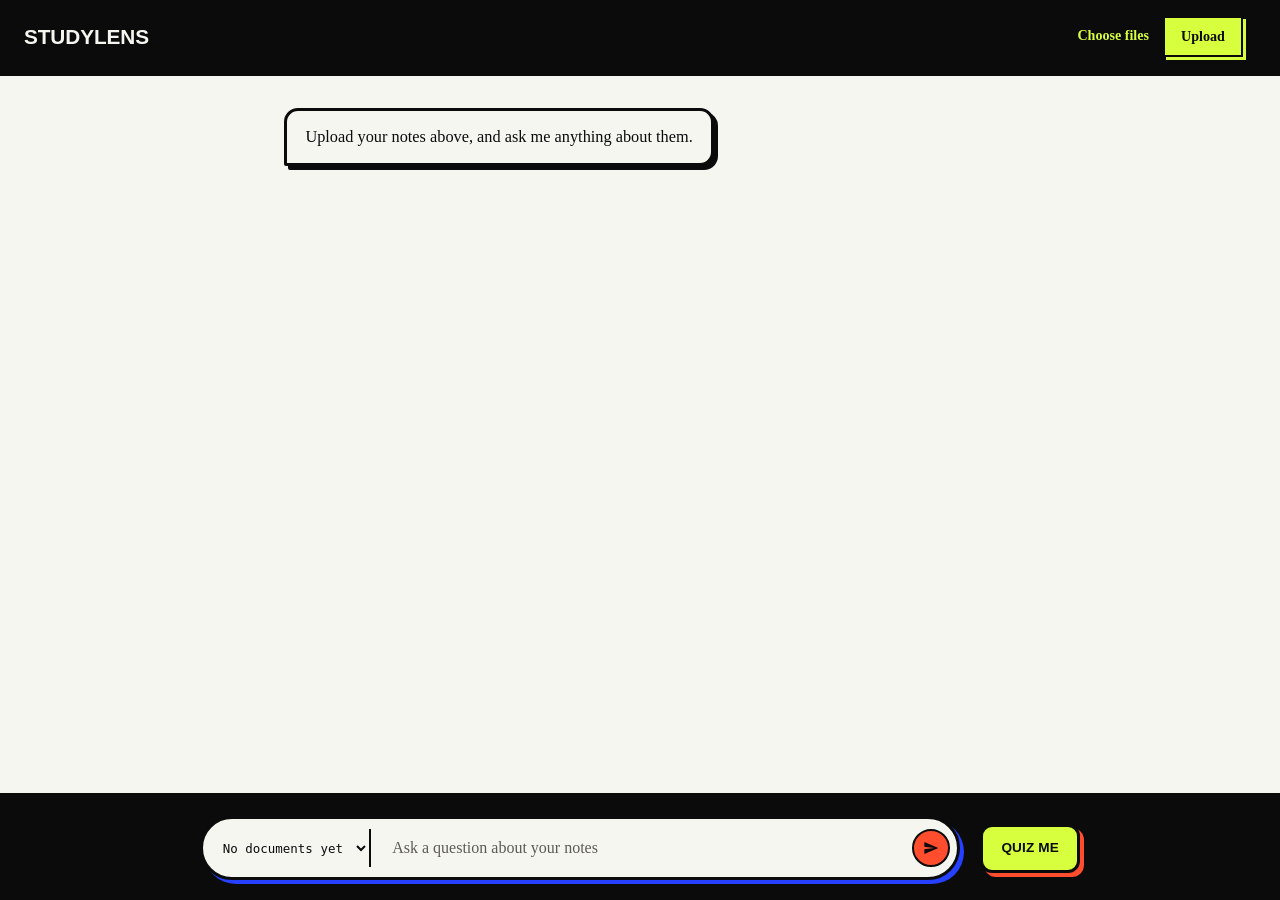
<file: Static/index.html>
<!DOCTYPE html>
<html lang="en">
<head>
    <meta charset="UTF-8">
    <meta name="viewport" content="width=device-width, initial-scale=1.0, viewport-fit=cover">
    <title>StudyLens</title>
    <link rel="stylesheet" href="style.css">
</head>
<body>

    <header>
        <h1>StudyLens</h1>

        <div class="upload-container">
            <label for="fileInput" class="file-label">Choose files</label>
            <input type="file" id="fileInput" accept=".pdf" multiple>
            <button class="upload-btn pressable" id="uploadBtn" type="button">Upload</button>
            <span id="uploadStatus" aria-live="polite"></span>
        </div>
    </header>

    <main class="chat-container" id="chatBox" role="log" aria-live="polite" aria-label="Conversation with StudyLens">
        <div class="message-wrapper ai-wrapper">
            <div class="message ai-msg">
                Upload your notes above, and ask me anything about them.
            </div>
        </div>
    </main>

    <button class="jump-btn pressable" id="jumpBtn" type="button" aria-label="Jump to latest message" hidden>
        <svg viewBox="0 0 24 24" aria-hidden="true"><path d="M12 16.5 4.5 9l1.4-1.4L12 13.7l6.1-6.1L19.5 9z"/></svg>
    </button>

    <!-- Study controls -->
    <footer class="input-container">
        <div class="input-box">
            <select id="documentSelect" class="doc-select" aria-label="Select document to ask about">
                <option value="" disabled selected>No documents yet</option>
            </select>

            <input
                type="text"
                id="queryInput"
                placeholder="Ask a question about your notes"
                aria-label="Ask a question about your notes"
            >

            <button
                class="send-btn pressable"
                id="sendBtn"
                type="button"
                aria-label="Send question"
            >
                <svg viewBox="0 0 24 24" aria-hidden="true">
                    <path d="M2.01 21L23 12 2.01 3 2 10l15 2-15 2z"/>
                </svg>
            </button>
        </div>

        <button
            class="quiz-btn pressable"
            id="quizBtn"
            type="button"
        >
            Quiz Me
        </button>
    </footer>

    <script src="script.js" defer></script>
</body>
</html>
</file>
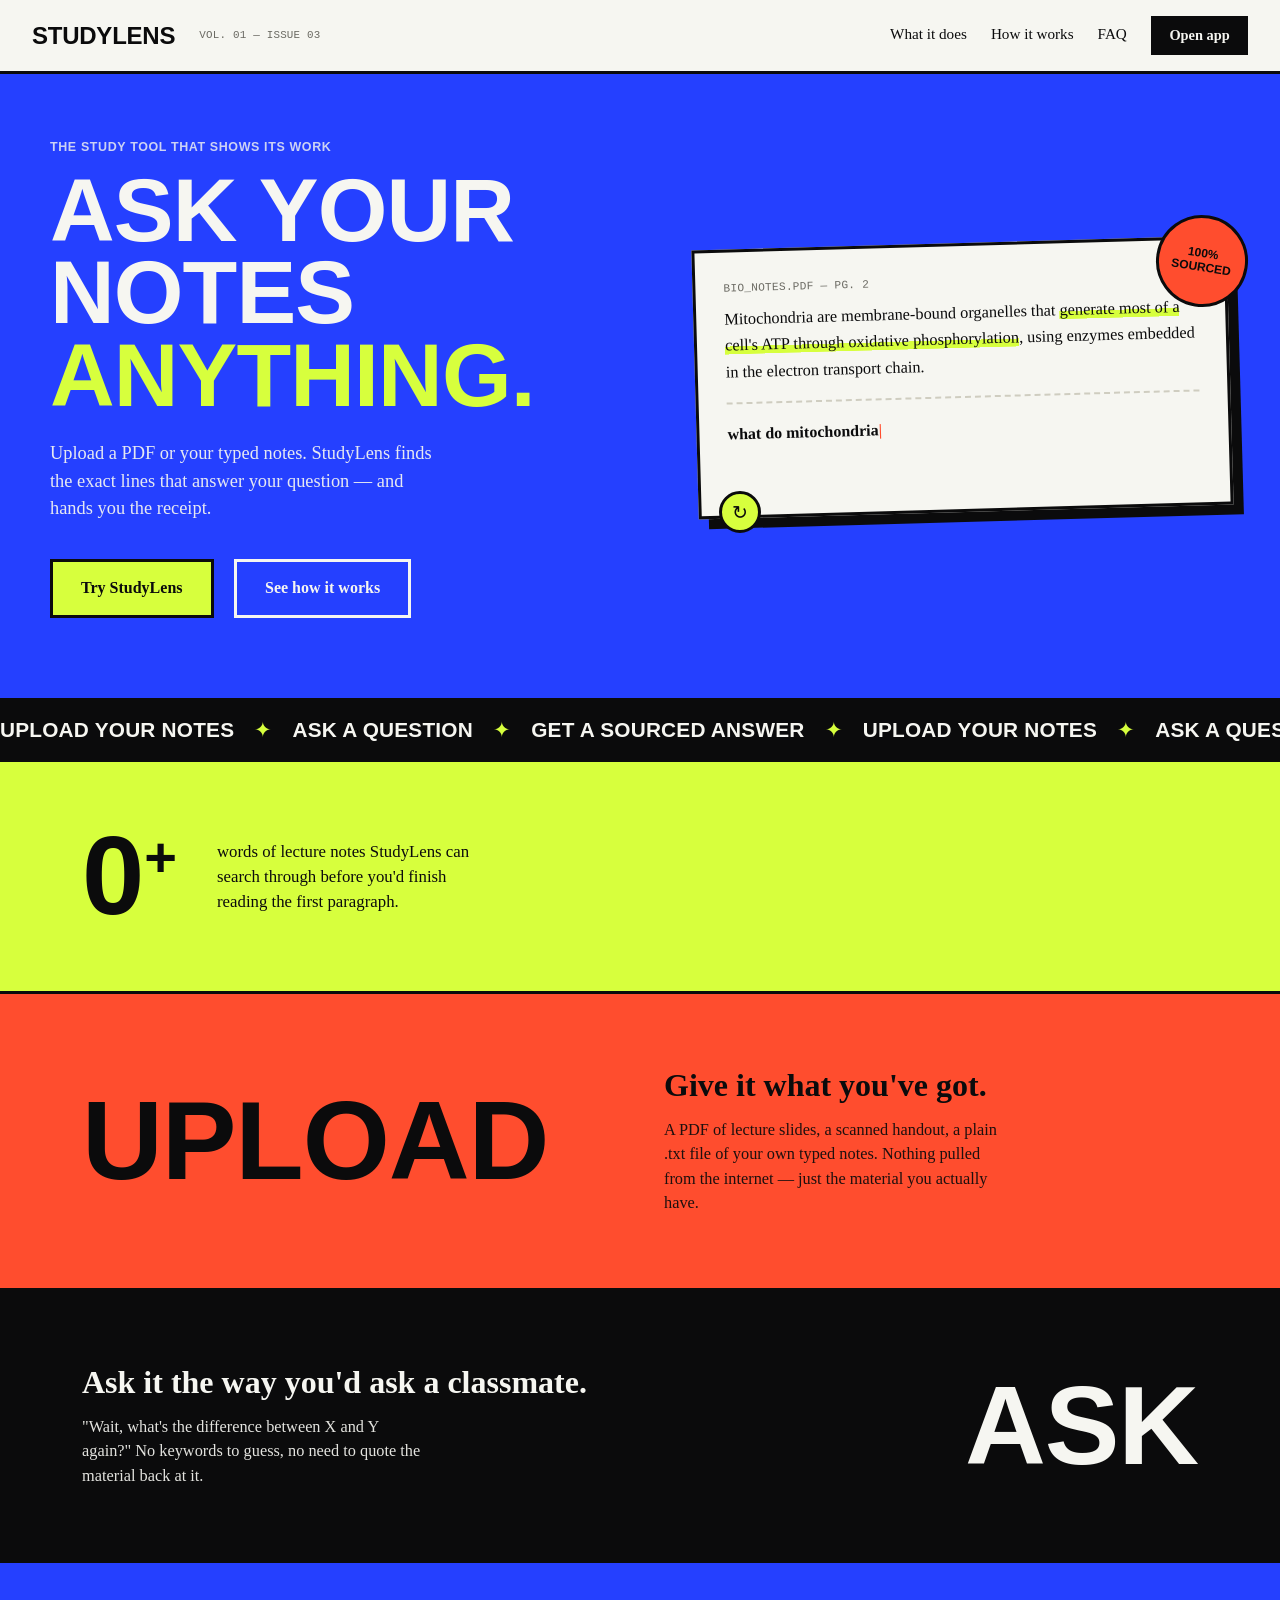
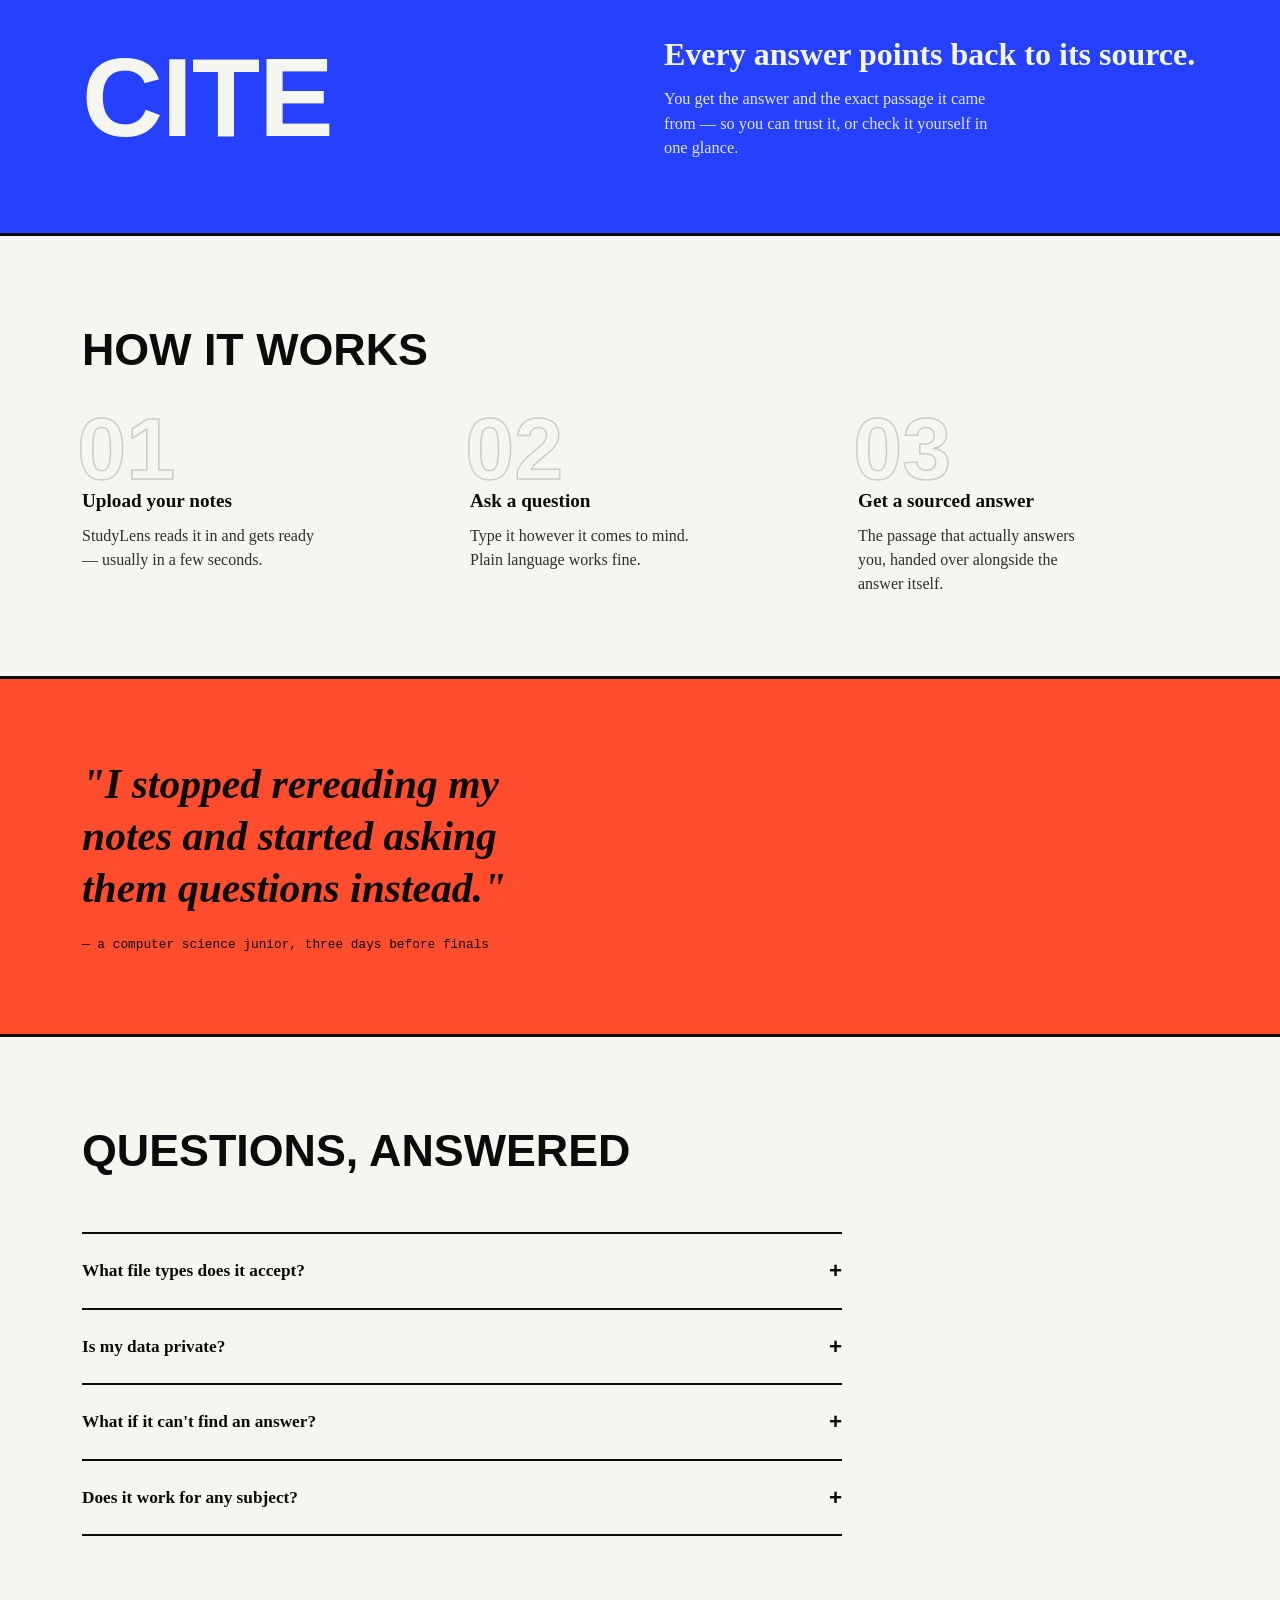
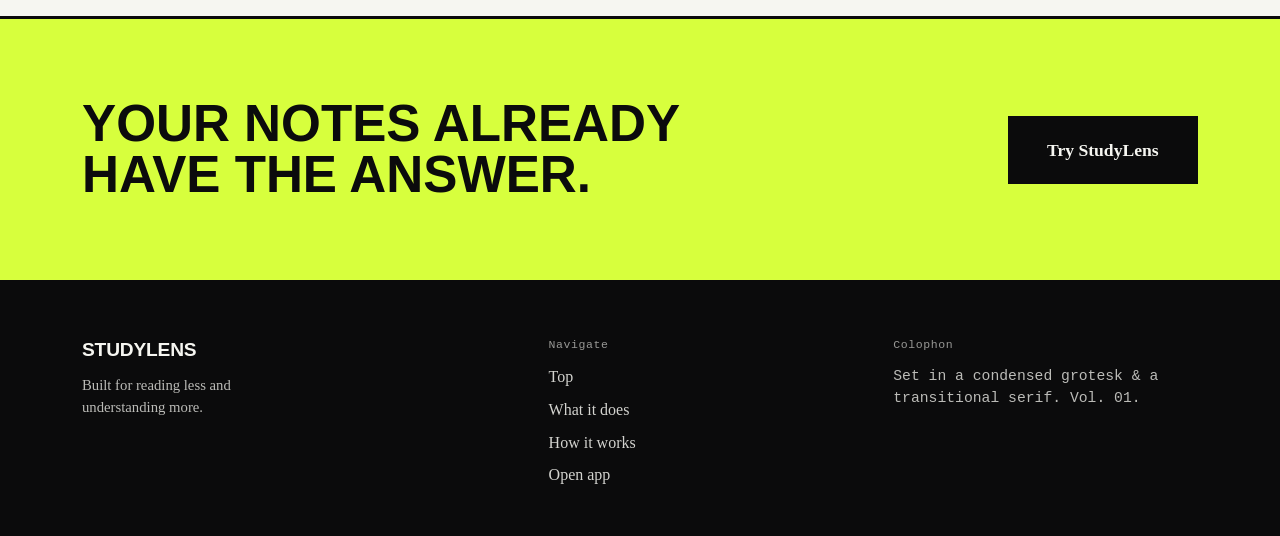
<file: Static/home.html>
<!DOCTYPE html>
<html lang="en">
<head>
<meta charset="UTF-8">
<meta name="viewport" content="width=device-width, initial-scale=1.0, viewport-fit=cover">
<title>StudyLens — Ask your notes anything</title>
<meta name="description" content="Upload your notes. Ask a question. StudyLens finds the exact lines that answer it, and shows you where it found them.">
<link rel="stylesheet" href="home.css">
</head>
<body>

<nav id="nav">
  <a class="masthead" href="#top">STUDYLENS</a>
  <span class="issue-tag">VOL.&nbsp;01 — ISSUE&nbsp;03</span>
  <div class="nav-links">
    <a href="#spreads">What it does</a>
    <a href="#how">How it works</a>
    <a href="#faq">FAQ</a>
    <a class="nav-cta pressable" href="index.html">Open app</a>
  </div>
</nav>

<main>

  <!-- ============ HERO ============ -->
  <section class="hero blk-cobalt" id="top">
    <div class="hero-inner">
      <div class="hero-copy">
        <p class="kicker">THE STUDY TOOL THAT SHOWS ITS WORK</p>
        <h1>ASK YOUR<br>NOTES<br><span class="hl-word">ANYTHING.</span></h1>
        <p class="lede">
          Upload a PDF or your typed notes. StudyLens finds the exact lines
          that answer your question — and hands you the receipt.
        </p>
        <div class="hero-actions">
          <a href="index.html" class="btn btn-lime pressable magnetic">Try StudyLens</a>
          <button class="btn btn-outline pressable" id="scrollToHow" type="button">See how it works</button>
        </div>
      </div>

      <div class="hero-demo-wrap">
        <div class="stamp" aria-hidden="true">100%<br>SOURCED</div>
        <div class="hero-demo" id="heroDemo">
          <p class="demo-label">BIO_NOTES.PDF — PG.&nbsp;2</p>
          <p class="demo-text">
            Mitochondria are membrane-bound organelles that
            <span class="hl" id="hlPhrase">generate most of a cell's ATP through oxidative phosphorylation</span>,
            using enzymes embedded in the electron transport chain.
          </p>
          <div class="demo-divider"></div>
          <div class="demo-question">
            <span id="typedQuestion"></span><span class="caret" id="caret">|</span>
          </div>
          <div class="demo-answer" id="demoAnswer">
            <p id="answerText"></p>
            <div class="demo-source"><span class="dot"></span>BIO_NOTES.PDF, P.2</div>
          </div>
        </div>
        <button class="replay-btn pressable" id="replayBtn" type="button" aria-label="Replay demo">↻</button>
      </div>
    </div>
  </section>

  <!-- ============ MARQUEE TICKER ============ -->
  <div class="ticker blk-black" aria-hidden="true">
    <div class="ticker-track">
      <span>UPLOAD YOUR NOTES</span><span class="star">✦</span>
      <span>ASK A QUESTION</span><span class="star">✦</span>
      <span>GET A SOURCED ANSWER</span><span class="star">✦</span>
      <span>UPLOAD YOUR NOTES</span><span class="star">✦</span>
      <span>ASK A QUESTION</span><span class="star">✦</span>
      <span>GET A SOURCED ANSWER</span><span class="star">✦</span>
    </div>
  </div>

  <!-- ============ STAT ============ -->
  <section class="stat blk-lime">
    <div class="section-inner stat-inner">
      <div class="stat-number"><span id="statCount">0</span><span class="stat-suffix">+</span></div>
      <p class="stat-label">words of lecture notes StudyLens can search through before you'd finish reading the first paragraph.</p>
    </div>
  </section>

  <!-- ============ FEATURE SPREADS ============ -->
  <section id="spreads">
    <div class="spread blk-coral">
      <div class="section-inner spread-inner">
        <span class="spread-word">UPLOAD</span>
        <div class="spread-copy">
          <h2>Give it what you've got.</h2>
          <p>A PDF of lecture slides, a scanned handout, a plain .txt file of your own typed notes. Nothing pulled from the internet — just the material you actually have.</p>
        </div>
      </div>
    </div>
    <div class="spread blk-black">
      <div class="section-inner spread-inner reverse">
        <div class="spread-copy">
          <h2>Ask it the way you'd ask a classmate.</h2>
          <p>"Wait, what's the difference between X and Y again?" No keywords to guess, no need to quote the material back at it.</p>
        </div>
        <span class="spread-word">ASK</span>
      </div>
    </div>
    <div class="spread blk-cobalt">
      <div class="section-inner spread-inner">
        <span class="spread-word">CITE</span>
        <div class="spread-copy">
          <h2>Every answer points back to its source.</h2>
          <p>You get the answer and the exact passage it came from — so you can trust it, or check it yourself in one glance.</p>
        </div>
      </div>
    </div>
  </section>

  <!-- ============ HOW IT WORKS ============ -->
  <section class="how blk-white" id="how">
    <div class="section-inner">
      <h2 class="how-heading">How it works</h2>
      <div class="steps">
        <div class="step">
          <span class="step-num">01</span>
          <h3>Upload your notes</h3>
          <p>StudyLens reads it in and gets ready — usually in a few seconds.</p>
        </div>
        <div class="step">
          <span class="step-num">02</span>
          <h3>Ask a question</h3>
          <p>Type it however it comes to mind. Plain language works fine.</p>
        </div>
        <div class="step">
          <span class="step-num">03</span>
          <h3>Get a sourced answer</h3>
          <p>The passage that actually answers you, handed over alongside the answer itself.</p>
        </div>
      </div>
    </div>
  </section>

  <!-- ============ PULL QUOTE ============ -->
  <section class="quote blk-coral">
    <div class="section-inner">
      <p class="quote-text">"I stopped rereading my notes and started asking them questions instead."</p>
      <p class="quote-attr">— a computer science junior, three days before finals</p>
    </div>
  </section>

  <!-- ============ FAQ ============ -->
  <section class="faq blk-white" id="faq">
    <div class="section-inner">
      <h2 class="how-heading">Questions, answered</h2>
      <div class="faq-list" id="faqList">
        <div class="faq-item">
          <button class="faq-q pressable" type="button" aria-expanded="false">
            <span>What file types does it accept?</span><span class="faq-icon">+</span>
          </button>
          <div class="faq-a"><p>PDFs and plain text files for now — scanned handouts work as long as the text is selectable.</p></div>
        </div>
        <div class="faq-item">
          <button class="faq-q pressable" type="button" aria-expanded="false">
            <span>Is my data private?</span><span class="faq-icon">+</span>
          </button>
          <div class="faq-a"><p>Your notes are used only to answer your own questions. They're not used to train anything, and you can remove them anytime.</p></div>
        </div>
        <div class="faq-item">
          <button class="faq-q pressable" type="button" aria-expanded="false">
            <span>What if it can't find an answer?</span><span class="faq-icon">+</span>
          </button>
          <div class="faq-a"><p>It says so, plainly, instead of guessing. StudyLens only answers from what's actually in your notes.</p></div>
        </div>
        <div class="faq-item">
          <button class="faq-q pressable" type="button" aria-expanded="false">
            <span>Does it work for any subject?</span><span class="faq-icon">+</span>
          </button>
          <div class="faq-a"><p>Yes — it reads whatever you upload, so it's as good for organic chemistry as it is for 19th-century history.</p></div>
        </div>
      </div>
    </div>
  </section>

  <!-- ============ FINAL CTA ============ -->
  <section class="cta-band blk-lime">
    <div class="section-inner cta-inner">
      <h2>Your notes already<br>have the answer.</h2>
      <a href="index.html" class="btn btn-black btn-lg pressable magnetic">Try StudyLens</a>
    </div>
  </section>

</main>

<footer class="blk-black">
  <div class="section-inner footer-grid">
    <div class="footer-col">
      <span class="masthead small">STUDYLENS</span>
      <p>Built for reading less and understanding more.</p>
    </div>
    <div class="footer-col">
      <span class="footer-heading">Navigate</span>
      <a href="#top">Top</a>
      <a href="#spreads">What it does</a>
      <a href="#how">How it works</a>
      <a href="index.html">Open app</a>
    </div>
    <div class="footer-col">
      <span class="footer-heading">Colophon</span>
      <p class="mono-small">Set in a condensed grotesk &amp; a transitional serif. Vol. 01.</p>
    </div>
  </div>
</footer>

<script src="home.js" defer></script>
</body>
</html>
</file>
<file: Static/style.css>
/* =========================================================
   Tokens — same poster palette as the home page: saturated
   color blocks, condensed grotesk for chrome, serif for
   reading, mono for data (status, citations).
   ========================================================= */
:root {
    --black: #0b0b0c;
    --white: #f6f6f1;
    --cobalt: #2540ff;
    --coral: #ff4d2e;
    --lime: #d7ff3d;

    --ink: #0b0b0c;
    --muted: #5c5b55;
    --danger-bg: var(--coral);
    --danger-ink: #0b0b0c;

    --font-display: "Arial Narrow", "Helvetica Neue Condensed", "Helvetica Neue", Helvetica, Arial, sans-serif;
    --font-body: ui-serif, Georgia, "Iowan Old Style", "Times New Roman", serif;
    --font-mono: ui-monospace, "SF Mono", "Roboto Mono", Menlo, Consolas, monospace;

    --rule: 3px solid var(--black);
    --shadow-hard: 4px 4px 0 var(--black);
    --content-width: 760px;
}

@media (prefers-contrast: more) {
    :root { --rule: 3.5px solid var(--black); }
    .ai-msg, .source-card, .input-box { border-width: 2.5px !important; }
}

/* =========================================================
   Reset & base
   ========================================================= */
* {
    box-sizing: border-box;
    margin: 0;
    padding: 0;
}

body {
    font-family: var(--font-body);
    -webkit-font-smoothing: antialiased;
    background-color: var(--white);
    color: var(--ink);
    display: flex;
    flex-direction: column;
    height: 100vh;
    height: 100dvh;
    overflow: hidden;
    line-height: 1.5;
}

button, input {
    font: inherit;
    color: inherit;
}

:focus-visible {
    outline: 3px solid var(--cobalt);
    outline-offset: 2px;
}

/* =========================================================
   Header — black masthead bar
   ========================================================= */
header {
    background: var(--black);
    color: var(--white);
    padding: 1rem 1.5rem;
    display: flex;
    justify-content: space-between;
    align-items: center;
    gap: 1rem;
    flex-wrap: wrap;
    border-bottom: var(--rule);
    z-index: 10;
    padding-top: calc(1rem + env(safe-area-inset-top));
}

header h1 {
    font-family: var(--font-display);
    font-weight: 800;
    font-size: 1.3rem;
    letter-spacing: -0.005em;
    text-transform: uppercase;
}

.upload-container {
    display: flex;
    align-items: center;
    gap: 0.85rem;
    font-size: 0.88rem;
}

.upload-btn {
    background: var(--lime);
    color: var(--black);
    border: 2px solid var(--black);
    padding: 0.5rem 1rem;
    font-family: var(--font-body);
    font-weight: 700;
    cursor: pointer;
    box-shadow: 3px 3px 0 var(--lime);
}

.upload-btn:hover { background: var(--coral); }

input[type="file"] { display: none; }

.file-label {
    color: var(--lime);
    cursor: pointer;
    font-weight: 600;
    border-bottom: 2px solid transparent;
    transition: border-color 0.15s ease-out;
}
.file-label:hover { border-color: var(--lime); }
.file-label:active { opacity: 0.75; }

#uploadStatus {
    color: var(--white);
    opacity: 0.75;
    font-family: var(--font-mono);
    font-size: 0.72rem;
    letter-spacing: 0.02em;
}
#uploadStatus[data-state="ready"] {
    opacity: 1;
    background: var(--lime);
    color: var(--black);
    border: 2px solid var(--black);
    padding: 0.15rem 0.5rem;
    font-weight: 700;
}
#uploadStatus[data-state="error"] {
    opacity: 1;
    background: var(--coral);
    color: var(--black);
    border: 2px solid var(--black);
    padding: 0.15rem 0.5rem;
    font-weight: 700;
}

/* =========================================================
   Chat area
   ========================================================= */
.chat-container {
    flex: 1;
    overflow-y: auto;
    overscroll-behavior-y: contain;
    padding: 2rem 1.5rem;
    display: flex;
    flex-direction: column;
    gap: 1.25rem;
    max-width: var(--content-width);
    margin: 0 auto;
    width: 100%;
    mask-image: linear-gradient(to bottom, transparent 0, black 24px, black calc(100% - 24px), transparent 100%);
    -webkit-mask-image: linear-gradient(to bottom, transparent 0, black 24px, black calc(100% - 24px), transparent 100%);
}

.message-wrapper {
    display: flex;
    flex-direction: column;
    max-width: 80%;
}

.user-wrapper { align-self: flex-end; align-items: flex-end; }
.ai-wrapper { align-self: flex-start; align-items: flex-start; }

.message {
    padding: 0.85rem 1.15rem;
    font-size: 1.02rem;
    border: var(--rule);
}

.user-msg {
    background-color: var(--cobalt);
    color: var(--white);
    border-radius: 14px 14px 2px 14px;
    box-shadow: var(--shadow-hard);
}

.ai-msg {
    background-color: var(--white);
    color: var(--ink);
    border-radius: 14px 14px 14px 2px;
    box-shadow: var(--shadow-hard);
}

/* Citations: a flat, ruled reference — reads as data, not chat */
.sources-container {
    margin-top: 0.6rem;
    display: flex;
    flex-direction: column;
    gap: 0.5rem;
    width: 100%;
}

.source-card {
    background: var(--white);
    border: 2px solid var(--black);
    border-left: 4px solid var(--coral);
    padding: 0.6rem 0.85rem;
    font-family: var(--font-mono);
    font-size: 0.76rem;
    color: var(--muted);
    letter-spacing: 0.005em;
}

.source-card strong {
    color: var(--ink);
    display: block;
    margin-bottom: 0.25rem;
    font-weight: 700;
    text-transform: uppercase;
    font-size: 0.72rem;
    letter-spacing: 0.02em;
}

/* =========================================================
   Jump-to-latest control
   ========================================================= */
.jump-btn {
    position: fixed;
    bottom: 6.5rem;
    left: 50%;
    transform: translateX(-50%) scale(var(--press-scale, 1));
    width: 42px;
    height: 42px;
    border-radius: 50%;
    border: 3px solid var(--black);
    background: var(--lime);
    color: var(--black);
    display: flex;
    align-items: center;
    justify-content: center;
    box-shadow: var(--shadow-hard);
    cursor: pointer;
    opacity: 0;
    pointer-events: none;
    transition: opacity 0.2s ease-out;
}
.jump-btn.visible { opacity: 1; pointer-events: auto; }
.jump-btn svg { width: 18px; height: 18px; fill: currentColor; }

/* =========================================================
   Input bar
   ========================================================= */
.input-container {
    position: relative;
    background: var(--black);
    padding: 1.25rem 1.5rem;
    padding-bottom: calc(1.25rem + env(safe-area-inset-bottom));
    border-top: var(--rule);
    display: flex;
    align-items: center;
    justify-content: center;
}

.input-box {
    display: flex;
    align-items: center;
    background: var(--white);
    border-radius: 999px;
    padding: 0.4rem;
    width: 100%;
    max-width: var(--content-width);
    border: 3px solid var(--black);
    box-shadow: 4px 4px 0 var(--cobalt);
    flex: 1 1 auto;
    min-width: 0;
}

/* Document picker — lives inline in the existing input pill,
   same font/colors as the rest of the bar, no new visual language. */
.doc-select {
    flex-shrink: 0;
    max-width: 38%;
    border: none;
    border-right: 2px solid var(--black);
    background: transparent;
    font-family: var(--font-mono);
    font-size: 0.78rem;
    color: var(--ink);
    padding: 0.65rem 0.6rem;
    margin-right: 0.4rem;
    outline: none;
    cursor: pointer;
}

input[type="text"] {
    flex: 1;
    border: none;
    background: transparent;
    padding: 0.65rem 0.9rem;
    font-family: var(--font-body);
    font-size: 1rem;
    outline: none;
    color: var(--ink);
}

input[type="text"]::placeholder { color: var(--muted); }

.send-btn {
    background: var(--coral);
    color: var(--black);
    border: 2px solid var(--black);
    width: 38px;
    height: 38px;
    border-radius: 50%;
    display: flex;
    align-items: center;
    justify-content: center;
    cursor: pointer;
    flex-shrink: 0;
}
.send-btn:hover { background: var(--lime); }
.send-btn svg { width: 16px; height: 16px; fill: currentColor; }

/* Every element carrying live press feedback shares one rule: the
   scale itself is driven by a JS spring writing --press-scale, so
   pressing again mid-release re-targets smoothly instead of jumping. */
.pressable {
    transform: scale(var(--press-scale, 1));
    will-change: transform;
}

/* =========================================================
   Entrance motion (JS-driven; CSS fallback for reduced motion)
   ========================================================= */
.message-wrapper.reduced-motion-fade {
    animation: simpleFade 0.2s ease-out;
}
@keyframes simpleFade {
    from { opacity: 0; }
    to { opacity: 1; }
}

/* =========================================================
   Typing indicator
   ========================================================= */
.typing-indicator {
    display: flex;
    gap: 5px;
    padding: 1rem 1.25rem;
    background: var(--white);
    border: var(--rule);
    border-radius: 14px 14px 14px 2px;
    box-shadow: var(--shadow-hard);
    width: fit-content;
}

.dot {
    width: 7px;
    height: 7px;
    background: var(--coral);
    border-radius: 50%;
    animation: dotSettle 1.3s cubic-bezier(0.34, 1.56, 0.64, 1) infinite both;
}
.dot:nth-child(1) { animation-delay: -0.3s; }
.dot:nth-child(2) { animation-delay: -0.15s; }

@keyframes dotSettle {
    0%, 80%, 100% { transform: scale(0.4); opacity: 0.5; }
    40% { transform: scale(1); opacity: 1; }
}

/* =========================================================
   Reduced motion: cross-fades, no springs, no overshoot
   ========================================================= */
@media (prefers-reduced-motion: reduce) {
    * { animation-duration: 0.001ms !important; animation-iteration-count: 1 !important; }
    .dot { animation: none; opacity: 1; transform: scale(1); }
    .pressable { transition: opacity 0.12s ease-out; }
    .jump-btn { transition: opacity 0.12s ease-out; }
}

/* =========================================================
   Small screens
   ========================================================= */
@media (max-width: 480px) {
    header { padding: 0.85rem 1rem; padding-top: calc(0.85rem + env(safe-area-inset-top)); }
    header h1 { font-size: 1.1rem; }
    .chat-container { padding: 1.25rem 1rem; }
    .message-wrapper { max-width: 90%; }
    .input-box { box-shadow: 3px 3px 0 var(--cobalt); }
}
/* =========================================================
   Quiz — same poster language as the rest of the app: hard
   rules, flat shadows, condensed display face for chrome,
   serif for reading, mono for status/scores.
   ========================================================= */
.quiz-container {
    display: flex;
    flex-direction: column;
    gap: 1.1rem;
}

.quiz-title {
    font-family: var(--font-display);
    font-weight: 800;
    text-transform: uppercase;
    letter-spacing: -0.005em;
    font-size: 1.15rem;
    color: var(--ink);
}

.quiz-subtitle {
    font-family: var(--font-mono);
    font-size: 0.76rem;
    letter-spacing: 0.02em;
    color: var(--muted);
    text-transform: uppercase;
}

.quiz-card {
    padding: 1.15rem;
    border: var(--rule);
    border-radius: 14px 14px 14px 2px;
    background: var(--white);
    box-shadow: var(--shadow-hard);
}

.quiz-question {
    font-family: var(--font-body);
    font-weight: 700;
    line-height: 1.5;
    margin-bottom: 1rem;
    color: var(--ink);
}

.quiz-options {
    display: flex;
    flex-direction: column;
    gap: 0.6rem;
}

.quiz-option {
    width: 100%;
    padding: 0.75rem 0.9rem;
    border: 2px solid var(--black);
    border-radius: 10px;
    background: var(--white);
    text-align: left;
    font: inherit;
    font-family: var(--font-body);
    color: var(--ink);
    cursor: pointer;
    transition:
        transform 0.15s ease,
        box-shadow 0.15s ease,
        background 0.15s ease;
}

.quiz-option:hover:not(:disabled) {
    background: rgba(37, 64, 255, 0.06);
    box-shadow: 3px 3px 0 var(--cobalt);
    transform: translate(-1px, -1px);
}

.quiz-option:disabled {
    cursor: default;
}

.quiz-disabled {
    opacity: 0.6;
}

.quiz-correct {
    border-color: var(--black) !important;
    background: var(--lime) !important;
    box-shadow: 3px 3px 0 var(--black) !important;
}

.quiz-wrong {
    border-color: var(--black) !important;
    background: var(--coral) !important;
    box-shadow: 3px 3px 0 var(--black) !important;
}

.quiz-feedback {
    margin-top: 0.85rem;
}

.quiz-result {
    padding: 0.85rem 1rem;
    border: 2px solid var(--black);
    border-radius: 10px;
    background: var(--white);
    font-family: var(--font-mono);
    font-size: 0.85rem;
    line-height: 1.55;
    color: var(--ink);
}

.quiz-result p {
    margin: 0.45rem 0;
}

.quiz-source {
    display: inline-block;
    margin-top: 0.35rem;
    font-family: var(--font-mono);
    font-size: 0.78rem;
    color: var(--cobalt);
    text-decoration: none;
    font-weight: 700;
    border-bottom: 2px solid transparent;
}

.quiz-source:hover {
    border-color: var(--cobalt);
}

/* Quiz button — a normal flex item sitting right beside the
   input pill, with a small gap so the two read as a clean pair. */
.quiz-btn {
    flex-shrink: 0;
    margin-left: 1.25rem;
    border: 3px solid var(--black);
    padding: 0.7rem 1.15rem;
    border-radius: 12px;
    background: var(--lime);
    color: var(--black);
    font-family: var(--font-display);
    font-weight: 800;
    text-transform: uppercase;
    letter-spacing: 0.01em;
    font-size: 0.85rem;
    cursor: pointer;
    white-space: nowrap;
    box-shadow: 4px 4px 0 var(--coral);
    transition: background 0.15s ease-out, transform 0.15s ease-out, box-shadow 0.15s ease-out;
}

.quiz-btn:hover {
    background: var(--white);
    transform: translate(-1px, -1px);
    box-shadow: 5px 5px 0 var(--coral);
}

.quiz-btn:active {
    transform: translate(2px, 2px);
    box-shadow: 1px 1px 0 var(--coral);
}

/* Mobile quiz */
@media (max-width: 600px) {

    .quiz-card {
        padding: 0.9rem;
    }

    .quiz-option {
        padding: 0.65rem 0.75rem;
    }

    .input-container {
        flex-direction: column;
        gap: 0.6rem;
    }

    .input-box {
        max-width: 100%;
    }

    .quiz-btn {
        margin-left: 0;
        transform: none;
        width: 100%;
        text-align: center;
        padding: 0.65rem 0.85rem;
        font-size: 0.78rem;
    }

    .quiz-btn:hover,
    .quiz-btn:active {
        transform: none;
    }

}
.retry-quiz-btn {
    margin-top: 14px;
    padding: 10px 16px;
    border: none;
    border-radius: 10px;
    background: #2457ff;
    color: #fff;
    font-weight: 600;
    cursor: pointer;
}

.retry-quiz-btn:hover {
    filter: brightness(0.95);
}

.quiz-score {
    margin-top: 8px;
    font-size: 1.05rem;
}

.quiz-score strong {
    font-size: 1.25rem;
}

.quiz-score-message {
    margin-top: 8px;
    opacity: 0.7;
}
</file>
<file: Static/home.css>
/* =========================================================
   Tokens — saturated Bauhaus-poster palette, condensed grotesk
   display paired with a serif body, mono for data/citations.
   ========================================================= */
:root {
    --black: #0b0b0c;
    --white: #f6f6f1;
    --cobalt: #2540ff;
    --coral: #ff4d2e;
    --lime: #d7ff3d;

    --ink-on-dark: #f6f6f1;
    --ink-on-light: #0b0b0c;

    --font-display: "Arial Narrow", "Helvetica Neue Condensed", "Helvetica Neue", Helvetica, Arial, sans-serif;
    --font-body: ui-serif, Georgia, "Iowan Old Style", "Times New Roman", serif;
    --font-mono: ui-monospace, "SF Mono", "Roboto Mono", Menlo, Consolas, monospace;

    --content-width: 1180px;
    --rule: 3px solid var(--black);
}

* { box-sizing: border-box; margin: 0; padding: 0; }

body {
    font-family: var(--font-body);
    background: var(--white);
    color: var(--ink-on-light);
    line-height: 1.5;
    -webkit-font-smoothing: antialiased;
    overflow-x: hidden;
}

a { color: inherit; text-decoration: none; }

:focus-visible { outline: 3px solid var(--cobalt); outline-offset: 3px; }

.section-inner {
    max-width: var(--content-width);
    margin: 0 auto;
    padding: 0 2rem;
}

h1, h2, h3, .masthead, .spread-word, .stat-number, .kicker, .step-num {
    font-family: var(--font-display);
}

/* --- color block utilities: each sets bg + default ink --- */
.blk-black  { background: var(--black);  color: var(--ink-on-dark); }
.blk-white  { background: var(--white);  color: var(--ink-on-light); }
.blk-cobalt { background: var(--cobalt); color: var(--ink-on-dark); }
.blk-coral  { background: var(--coral);  color: var(--ink-on-light); }
.blk-lime   { background: var(--lime);   color: var(--ink-on-light); }

/* =========================================================
   Nav — masthead bar
   ========================================================= */
#nav {
    position: sticky;
    top: 0;
    z-index: 60;
    display: flex;
    align-items: center;
    gap: 1.5rem;
    padding: 1rem 2rem;
    padding-top: calc(1rem + env(safe-area-inset-top));
    background: var(--white);
    border-bottom: var(--rule);
}

.masthead {
    font-family: var(--font-display);
    font-weight: 800;
    font-size: 1.5rem;
    letter-spacing: -0.01em;
}
.masthead.small { font-size: 1.2rem; color: var(--ink-on-dark); }

.issue-tag {
    font-family: var(--font-mono);
    font-size: 0.68rem;
    letter-spacing: 0.02em;
    color: #6b6a63;
    flex: 1;
}

.nav-links {
    display: flex;
    align-items: center;
    gap: 1.5rem;
    font-family: var(--font-body);
    font-size: 0.95rem;
}
.nav-links > a:not(.nav-cta) { border-bottom: 2px solid transparent; transition: border-color 0.15s; }
.nav-links > a:not(.nav-cta):hover { border-color: var(--black); }

.nav-cta {
    background: var(--black);
    color: var(--white);
    padding: 0.55rem 1.15rem;
    font-weight: 700;
    font-size: 0.9rem;
}

/* =========================================================
   Buttons
   ========================================================= */
.btn {
    display: inline-flex;
    align-items: center;
    justify-content: center;
    border: var(--rule);
    font: inherit;
    font-family: var(--font-body);
    font-weight: 700;
    font-size: 1rem;
    padding: 0.9rem 1.75rem;
    cursor: pointer;
    background: transparent;
}
.btn-lg { padding: 1.1rem 2.25rem; font-size: 1.1rem; }

.btn-lime  { background: var(--lime);  color: var(--black); border-color: var(--black); }
.btn-black { background: var(--black); color: var(--white); border-color: var(--black); }
.btn-outline { background: transparent; color: var(--white); border-color: var(--white); }
.btn-outline:hover { background: var(--white); color: var(--cobalt); }
.btn-lime:hover, .btn-black:hover { filter: brightness(1.08); }

.pressable { transform: scale(var(--press-scale, 1)); will-change: transform; }
.magnetic { will-change: transform; }

/* =========================================================
   Hero
   ========================================================= */
.hero { padding: 4rem 2rem 5rem; border-bottom: var(--rule); }

.hero-inner {
    max-width: var(--content-width);
    margin: 0 auto;
    display: grid;
    grid-template-columns: 1.1fr 1fr;
    gap: 3.5rem;
    align-items: center;
}

.kicker {
    font-size: 0.78rem;
    font-weight: 700;
    letter-spacing: 0.05em;
    margin-bottom: 0.75rem;
    color: rgba(246, 246, 241, 0.8);
}

.hero h1 {
    font-weight: 800;
    font-size: clamp(3.2rem, 7vw, 6rem);
    line-height: 0.92;
    letter-spacing: -0.01em;
    text-transform: uppercase;
}

.hl-word { color: var(--lime); }

.hero .lede {
    margin-top: 1.5rem;
    max-width: 42ch;
    font-size: 1.15rem;
    color: rgba(246, 246, 241, 0.92);
}

.hero-actions {
    margin-top: 2.25rem;
    display: flex;
    align-items: center;
    gap: 1.25rem;
    flex-wrap: wrap;
}

/* --- demo card, taped to the page --- */
.hero-demo-wrap { position: relative; }

.hero-demo {
    background: var(--white);
    color: var(--black);
    border: var(--rule);
    padding: 1.75rem;
    transform: rotate(-1.6deg);
    box-shadow: 10px 10px 0 var(--black);
}

.stamp {
    position: absolute;
    top: -28px;
    right: -18px;
    z-index: 5;
    width: 92px;
    height: 92px;
    border-radius: 50%;
    background: var(--coral);
    color: var(--black);
    border: 3px solid var(--black);
    display: flex;
    align-items: center;
    justify-content: center;
    text-align: center;
    font-family: var(--font-display);
    font-weight: 800;
    font-size: 0.75rem;
    line-height: 1.15;
    transform: rotate(9deg);
}

.demo-label { font-family: var(--font-mono); font-size: 0.7rem; letter-spacing: 0.02em; color: #6b6a63; margin-bottom: 0.6rem; }
.demo-text { font-size: 1.02rem; line-height: 1.6; }

.hl {
    background: linear-gradient(transparent 58%, transparent 58%);
    transition: background 0.5s ease-out;
}
.hl.lit { background: linear-gradient(transparent 58%, var(--lime) 58%); }

.demo-divider { border-top: 2px dashed #cfcdc0; margin: 1.1rem 0; }

.demo-question { font-family: var(--font-body); font-weight: 700; font-size: 1rem; min-height: 1.4em; }
.caret { display: inline-block; animation: blink 1s step-end infinite; color: var(--coral); }
.caret.hidden { display: none; }
@keyframes blink { 50% { opacity: 0; } }

.demo-answer { margin-top: 0.85rem; opacity: 0; transform: translateY(6px); transition: opacity 0.4s ease-out, transform 0.4s ease-out; }
.demo-answer.shown { opacity: 1; transform: translateY(0); }
.demo-answer p { font-size: 0.98rem; }

.demo-source {
    margin-top: 0.6rem;
    display: inline-flex;
    align-items: center;
    gap: 0.45rem;
    font-family: var(--font-mono);
    font-size: 0.72rem;
    letter-spacing: 0.01em;
    border-left: 3px solid var(--coral);
    padding-left: 0.55rem;
}
.demo-source .dot { width: 5px; height: 5px; border-radius: 50%; background: var(--coral); flex-shrink: 0; }

.replay-btn {
    position: absolute;
    bottom: -20px;
    left: 24px;
    width: 42px;
    height: 42px;
    border-radius: 50%;
    border: 3px solid var(--black);
    background: var(--lime);
    color: var(--black);
    font-size: 1.2rem;
    display: flex;
    align-items: center;
    justify-content: center;
    cursor: pointer;
}

/* =========================================================
   Ticker
   ========================================================= */
.ticker { overflow: hidden; padding: 0.85rem 0; border-bottom: var(--rule); }
.ticker-track {
    display: flex;
    width: max-content;
    gap: 1.25rem;
    font-family: var(--font-display);
    font-weight: 800;
    font-size: 1.3rem;
    text-transform: uppercase;
    letter-spacing: 0.01em;
    animation: marquee 22s linear infinite;
}
.ticker-track .star { color: var(--lime); font-family: var(--font-body); font-weight: 400; }
@keyframes marquee { from { transform: translateX(0); } to { transform: translateX(-50%); } }
.ticker:hover .ticker-track { animation-play-state: paused; }

/* =========================================================
   Stat
   ========================================================= */
.stat { padding: 4rem 2rem; border-bottom: var(--rule); }
.stat-inner { display: grid; grid-template-columns: auto 1fr; gap: 2.5rem; align-items: center; }
.stat-number { font-weight: 800; font-size: clamp(4rem, 10vw, 7rem); line-height: 0.9; }
.stat-suffix { font-size: 0.5em; vertical-align: super; }
.stat-label { max-width: 32ch; font-size: 1.05rem; }

/* =========================================================
   Feature spreads
   ========================================================= */
.spread { border-bottom: var(--rule); padding: 4.5rem 2rem; }
.spread-inner {
    display: grid;
    grid-template-columns: 1fr 1fr;
    gap: 3rem;
    align-items: center;
}
.spread-inner.reverse .spread-word { order: 2; text-align: right; }

.spread-word {
    font-weight: 800;
    font-size: clamp(3.5rem, 9vw, 7rem);
    line-height: 0.85;
    letter-spacing: -0.01em;
}

.spread-copy h2 {
    font-family: var(--font-body);
    font-weight: 700;
    font-size: clamp(1.5rem, 2.6vw, 2rem);
    margin-bottom: 0.85rem;
    line-height: 1.2;
}
.spread-copy p { max-width: 42ch; font-size: 1.02rem; opacity: 0.92; }

/* =========================================================
   How it works
   ========================================================= */
.how { padding: 5rem 2rem; border-bottom: var(--rule); }
.how-heading {
    font-weight: 800;
    font-size: clamp(2rem, 4vw, 2.8rem);
    text-transform: uppercase;
    margin-bottom: 3rem;
}
.steps { display: grid; grid-template-columns: repeat(3, 1fr); gap: 3rem; }
.step { position: relative; padding-top: 3.5rem; }
.step-num {
    position: absolute;
    top: -1.6rem;
    left: -0.3rem;
    font-weight: 800;
    font-size: 5.5rem;
    line-height: 1;
    color: transparent;
    -webkit-text-stroke: 1.5px rgba(11, 11, 12, 0.18);
    z-index: 0;
}
.step h3 { position: relative; z-index: 1; font-family: var(--font-body); font-size: 1.2rem; font-weight: 700; margin-bottom: 0.5rem; }
.step p { position: relative; z-index: 1; max-width: 30ch; opacity: 0.85; }

/* =========================================================
   Pull quote
   ========================================================= */
.quote { padding: 5rem 2rem; border-bottom: var(--rule); text-align: left; }
.quote-text {
    font-family: var(--font-body);
    font-style: italic;
    font-weight: 600;
    font-size: clamp(1.6rem, 3.8vw, 2.6rem);
    line-height: 1.25;
    max-width: 22ch;
}
.quote-attr { margin-top: 1.25rem; font-family: var(--font-mono); font-size: 0.8rem; }

/* =========================================================
   FAQ
   ========================================================= */
.faq { padding: 5rem 2rem; border-bottom: var(--rule); }
.faq-list { max-width: 760px; }
.faq-item { border-top: 2px solid var(--black); }
.faq-item:last-child { border-bottom: 2px solid var(--black); }

.faq-q {
    width: 100%;
    display: flex;
    align-items: center;
    justify-content: space-between;
    gap: 1rem;
    background: none;
    border: none;
    text-align: left;
    padding: 1.25rem 0;
    font: inherit;
    font-family: var(--font-body);
    font-weight: 700;
    font-size: 1.08rem;
    cursor: pointer;
    color: inherit;
}
.faq-icon { font-family: var(--font-display); font-size: 1.4rem; transition: transform 0.25s ease-out; flex-shrink: 0; }
.faq-item.open .faq-icon { transform: rotate(45deg); }

.faq-a {
    max-height: 0;
    overflow: hidden;
    transition: max-height 0.3s ease-out;
}
.faq-a p { padding-bottom: 1.25rem; max-width: 60ch; opacity: 0.85; }

/* =========================================================
   Final CTA
   ========================================================= */
.cta-band { padding: 5rem 2rem; }
.cta-inner { display: flex; align-items: center; justify-content: space-between; gap: 2rem; flex-wrap: wrap; }
.cta-band h2 {
    font-weight: 800;
    font-size: clamp(2rem, 5vw, 3.2rem);
    line-height: 0.98;
    text-transform: uppercase;
}

/* =========================================================
   Footer
   ========================================================= */
footer { padding: 3.5rem 2rem 2.5rem; }
.footer-grid { display: grid; grid-template-columns: 1.4fr 1fr 1fr; gap: 2.5rem; }
.footer-col p { margin-top: 0.6rem; opacity: 0.75; font-size: 0.92rem; max-width: 32ch; }
.footer-heading { font-family: var(--font-mono); font-size: 0.72rem; letter-spacing: 0.05em; opacity: 0.6; display: block; margin-bottom: 0.75rem; }
.footer-col a { display: block; margin-bottom: 0.55rem; opacity: 0.85; }
.footer-col a:hover { opacity: 1; text-decoration: underline; }
.mono-small { font-family: var(--font-mono); font-size: 0.78rem; }

/* =========================================================
   Reduced motion
   ========================================================= */
@media (prefers-reduced-motion: reduce) {
    .caret { animation: none; opacity: 1; }
    .ticker-track { animation: none; }
    .hl, .demo-answer, .faq-a { transition-duration: 0.001ms !important; }
    .pressable { transition: opacity 0.12s ease-out; }
}

/* =========================================================
   Responsive
   ========================================================= */
@media (max-width: 980px) {
    .hero-inner { grid-template-columns: 1fr; }
    .spread-inner, .spread-inner.reverse { grid-template-columns: 1fr; text-align: left; }
    .spread-inner.reverse .spread-word { order: 0; text-align: left; }
    .steps { grid-template-columns: 1fr; gap: 3.25rem; }
    .stat-inner { grid-template-columns: 1fr; gap: 1rem; }
    .footer-grid { grid-template-columns: 1fr; gap: 2rem; }
}

@media (max-width: 560px) {
    #nav { flex-wrap: wrap; padding: 0.85rem 1.25rem; padding-top: calc(0.85rem + env(safe-area-inset-top)); }
    .issue-tag { display: none; }
    .hero, .spread, .how, .quote, .faq, .cta-band, .stat { padding-left: 1.25rem; padding-right: 1.25rem; }
    .section-inner { padding: 0 1.25rem; }
    .hero-demo { padding: 1.25rem; transform: rotate(-1deg); }
    .stamp { width: 74px; height: 74px; font-size: 0.65rem; top: -20px; right: -8px; }
}
</file>
